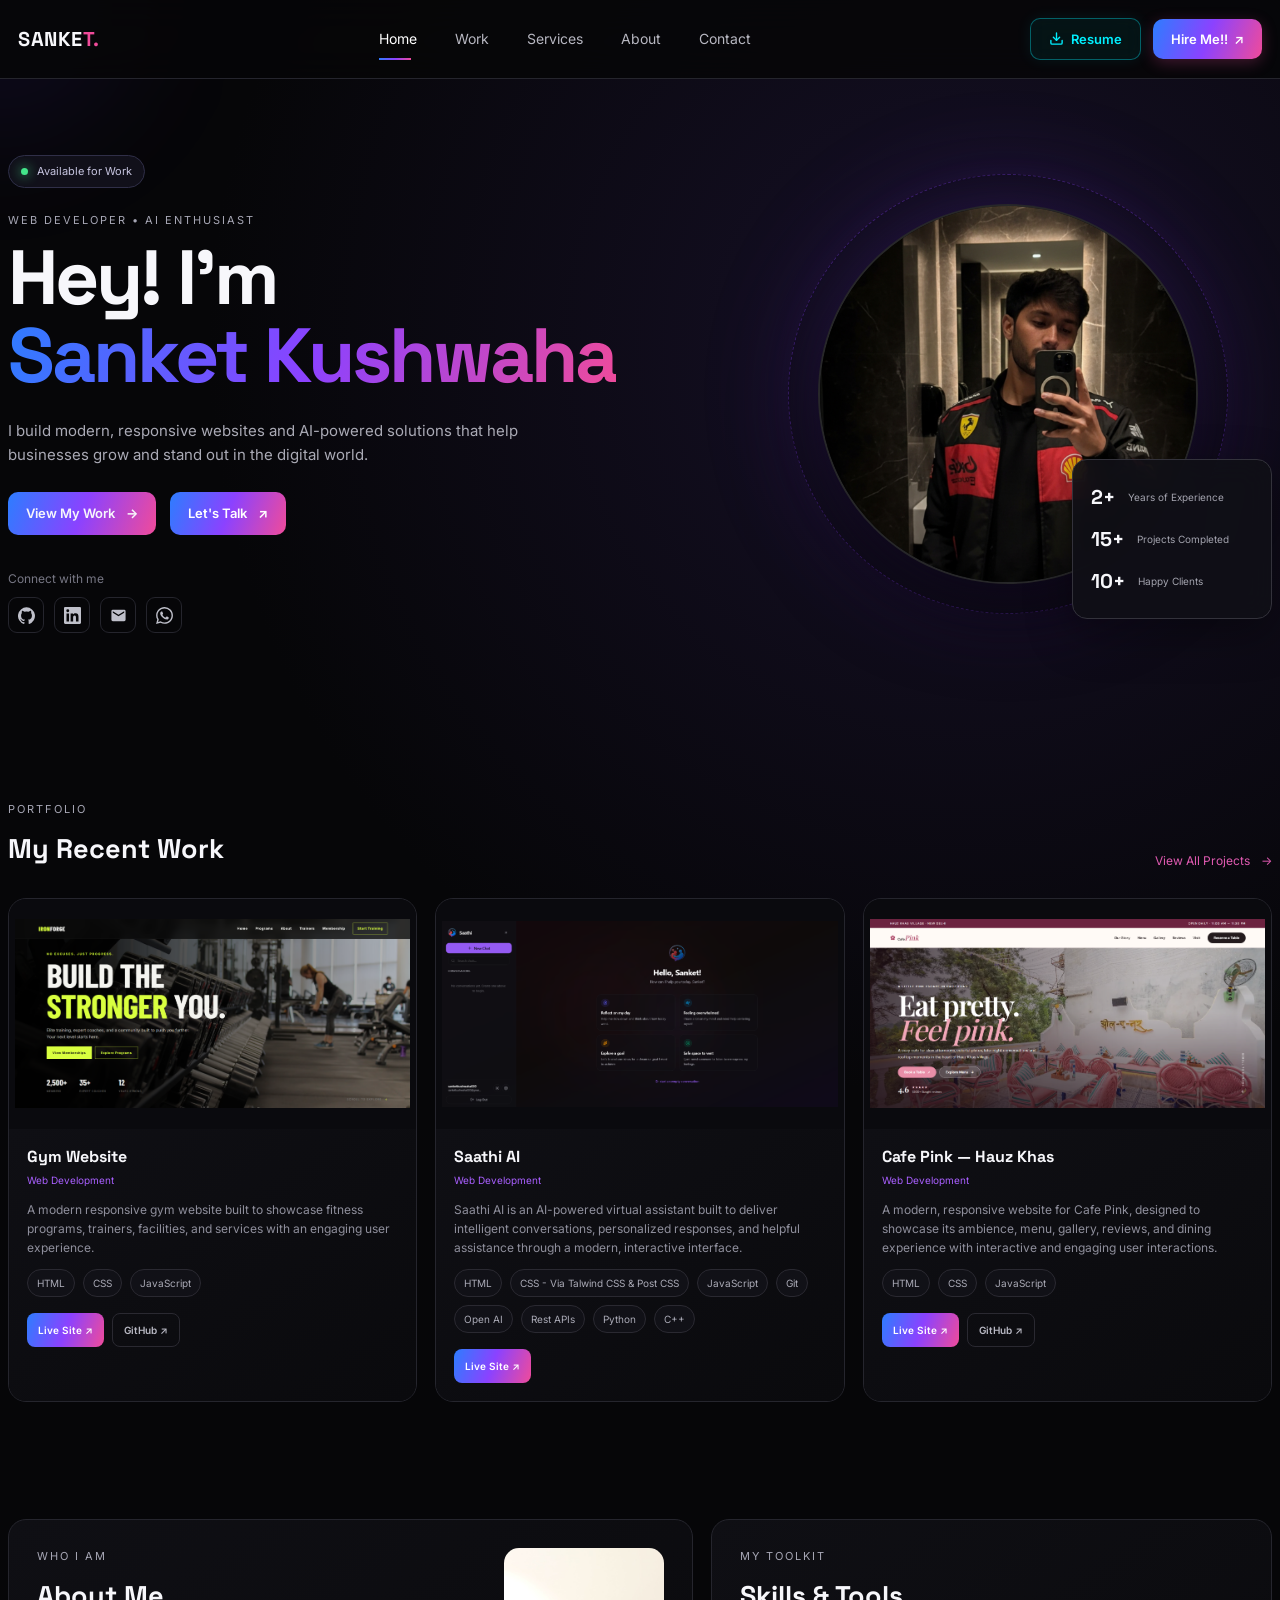
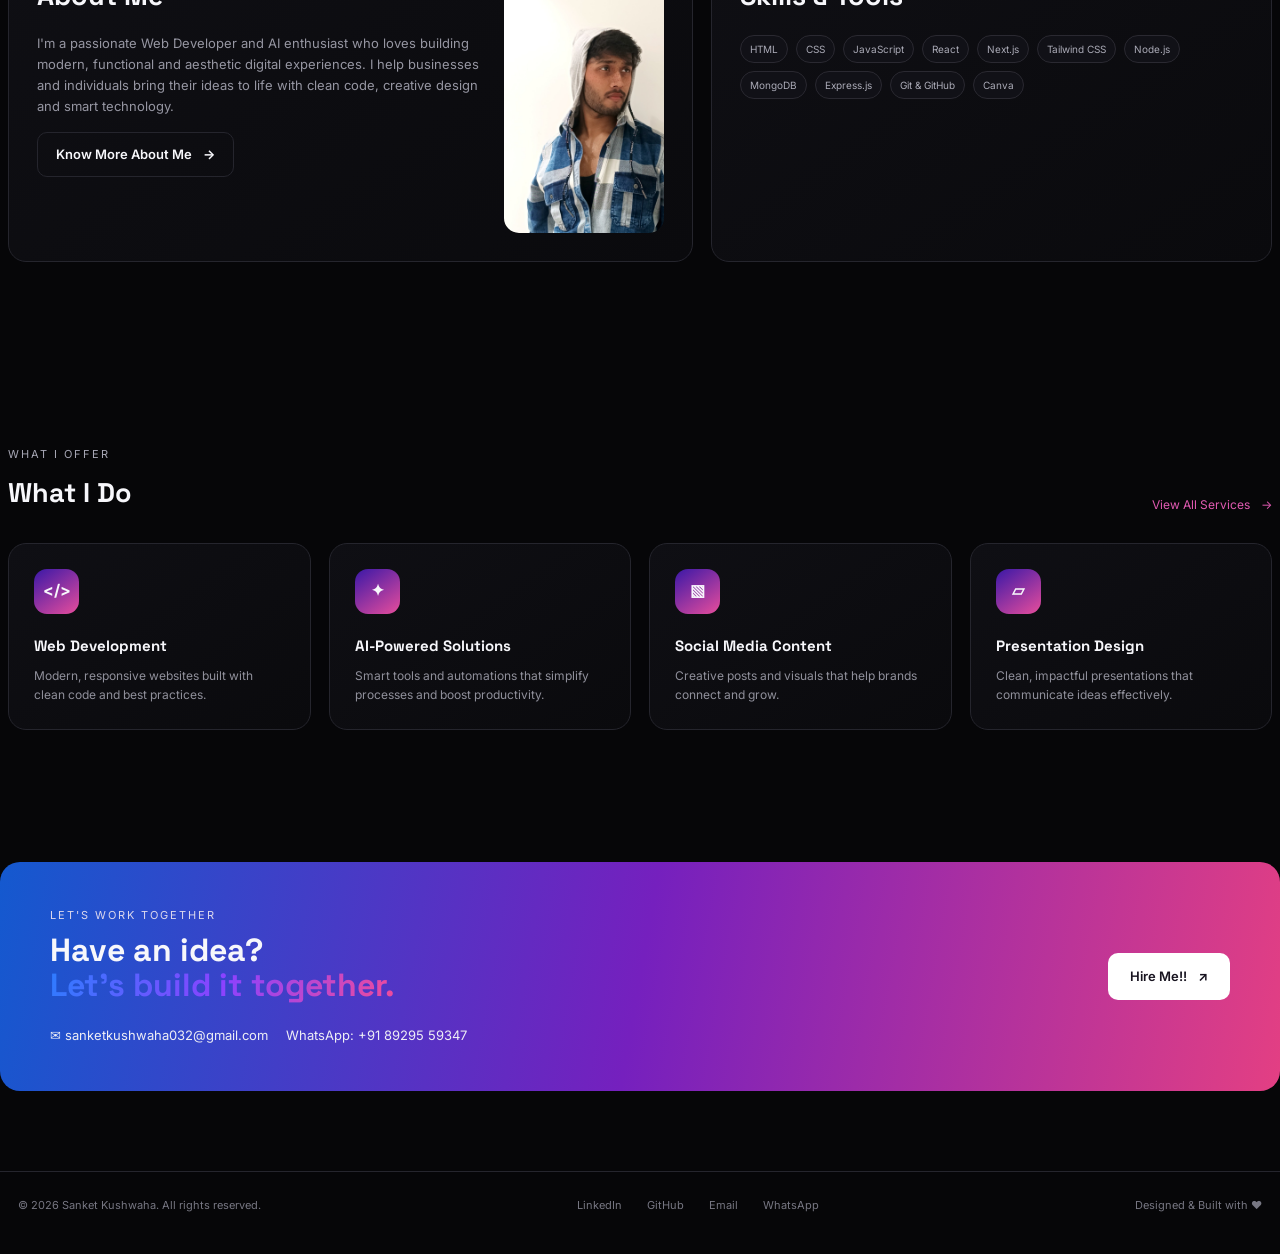
<file: index.html>
<!DOCTYPE html>
<html lang="en">
<head>
  <meta charset="UTF-8">
  <meta name="viewport" content="width=device-width, initial-scale=1.0">
  <meta name="description" content="Sanket Kushwaha — Web Developer, AI Enthusiast and Creative Freelancer.">
  <title>Sanket Kushwaha — Web Developer</title>

  <!-- Spider-Man Favicon -->
  <link rel="icon" type="image/png" href="images/spiderman-favicon.png">
  <link rel="shortcut icon" href="favicon.ico">

  <link rel="preconnect" href="https://fonts.googleapis.com">
  <link rel="preconnect" href="https://fonts.gstatic.com" crossorigin>
  <link href="https://fonts.googleapis.com/css2?family=Inter:wght@400;500;600;700&family=Space+Grotesk:wght@500;600;700&display=swap" rel="stylesheet">

  <link rel="stylesheet" href="style.css">
  <link rel="stylesheet" href="projects.css">
</head>

<body>
  <div class="cursor-glow"></div>

  <header class="nav">
    <div class="nav-container">
      <a class="logo" href="#home">SANKE<span>T.</span></a>

      <button class="menu-toggle" aria-label="Open menu" aria-expanded="false">
        <span></span>
        <span></span>
      </button>

      <nav class="nav-links">
        <a class="active" href="#home">Home</a>
        <a href="#work">Work</a>
        <a href="#services">Services</a>
        <a href="#about">About</a>
        <a href="#contact">Contact</a>
        <div class="mobile-menu-actions">
          <a class="mobile-action-btn mobile-resume-btn" href="Sanket_KushwahaCV.pdf" download="Sanket_KushwahaCV.pdf">
            <svg class="download-icon" width="15" height="15" viewBox="0 0 24 24" fill="none" stroke="currentColor" stroke-width="2.2" stroke-linecap="round" stroke-linejoin="round">
              <path d="M21 15v4a2 2 0 0 1-2 2H5a2 2 0 0 1-2-2v-4"></path>
              <polyline points="7 10 12 15 17 10"></polyline>
              <line x1="12" y1="15" x2="12" y2="3"></line>
            </svg>
            Resume
          </a>
          <a class="mobile-action-btn mobile-hire-btn" href="https://wa.me/918929559347?text=Hi%20Sanket%2C%20I%20found%20your%20portfolio%20and%20would%20like%20to%20discuss%20a%20project." target="_blank" rel="noopener noreferrer">
            Hire Me!! <span>↗</span>
          </a>
        </div>
      </nav>

      <div class="nav-cta-group">
        <a class="nav-resume-btn" href="Sanket_KushwahaCV.pdf" download="Sanket_KushwahaCV.pdf" aria-label="Download Resume" title="Download Resume PDF">
          <svg class="download-icon" width="15" height="15" viewBox="0 0 24 24" fill="none" stroke="currentColor" stroke-width="2.2" stroke-linecap="round" stroke-linejoin="round">
            <path d="M21 15v4a2 2 0 0 1-2 2H5a2 2 0 0 1-2-2v-4"></path>
            <polyline points="7 10 12 15 17 10"></polyline>
            <line x1="12" y1="15" x2="12" y2="3"></line>
          </svg>
          <span>Resume</span>
        </a>

        <a class="nav-hire-btn" href="https://wa.me/918929559347?text=Hi%20Sanket%2C%20I%20found%20your%20portfolio%20and%20would%20like%20to%20discuss%20a%20project." target="_blank" rel="noopener noreferrer">
          Hire Me!! <span>↗</span>
        </a>
      </div>
    </div>
  </header>

  <main id="home">

    <!-- ================= HERO ================= -->
    <section class="hero section">

      <div class="hero-copy">
        <div class="availability">
          <i></i>
          Available for Work
        </div>

        <p class="eyebrow">WEB DEVELOPER • AI ENTHUSIAST</p>

        <h1>
          Hey! I'm<br>
          <span>Sanket Kushwaha</span>
        </h1>

        <p class="hero-text">
          I build modern, responsive websites and AI-powered solutions
          that help businesses grow and stand out in the digital world.
        </p>

        <div class="actions">
          <a class="btn primary" href="#work">
            View My Work <b>→</b>
          </a>

          <a class="btn secondary"
              href="https://mail.google.com/mail/?view=cm&fs=1&to=sanketkushwaha032@gmail.com"
              target="_blank"
              rel="noopener noreferrer"
              aria-label="Email"
              title="Email"
            >
            Let's Talk <b>↗</b>
          </a>
        </div>

        <div class="socials">
          <span>Connect with me</span>

          <div>

            <!-- GitHub -->
            <a
              href="https://github.com/sankett020"
              target="_blank"
              rel="noopener noreferrer"
              aria-label="GitHub"
              title="GitHub"
            >
              <svg viewBox="0 0 24 24" aria-hidden="true">
                <path d="M12 .5a12 12 0 0 0-3.79 23.39c.6.11.82-.26.82-.58v-2.04c-3.34.73-4.04-1.61-4.04-1.61-.55-1.39-1.34-1.76-1.34-1.76-1.09-.75.08-.74.08-.74 1.2.09 1.84 1.23 1.84 1.23 1.07 1.83 2.8 1.3 3.49.99.11-.77.42-1.3.76-1.6-2.67-.3-5.47-1.34-5.47-5.93 0-1.31.47-2.38 1.24-3.22-.12-.3-.54-1.52.12-3.17 0 0 1.01-.32 3.3 1.23a11.5 11.5 0 0 1 6 0c2.29-1.55 3.3-1.23 3.3-1.23.66 1.65.24 2.87.12 3.17.77.84 1.24 1.91 1.24 3.22 0 4.6-2.8 5.62-5.48 5.92.43.37.81 1.1.81 2.22v3.29c0 .32.22.7.83.58A12 12 0 0 0 12 .5Z"/>
              </svg>
            </a>

            <!-- LinkedIn -->
            <a
              href="https://www.linkedin.com/in/sanket-kushwaha-317aab391/"
              target="_blank"
              rel="noopener noreferrer"
              aria-label="LinkedIn"
              title="LinkedIn"
            >
              <svg viewBox="0 0 24 24" aria-hidden="true">
                <path d="M20.45 20.45h-3.56v-5.57c0-1.33-.03-3.04-1.85-3.04-1.85 0-2.14 1.45-2.14 2.94v5.67H9.34V9h3.42v1.56h.05c.48-.9 1.64-1.85 3.38-1.85 3.61 0 4.28 2.38 4.28 5.47v6.27ZM5.32 7.43a2.07 2.07 0 1 1 0-4.14 2.07 2.07 0 0 1 0 4.14ZM3.54 9h3.56v11.45H3.54V9ZM22.22 0H1.77C.79 0 0 .77 0 1.72v20.56C0 23.23.79 24 1.77 24h20.45c.98 0 1.78-.77 1.78-1.72V1.72C24 .77 23.2 0 22.22 0Z"/>
              </svg>
            </a>

            <!-- Email -->
            <a
              href="https://mail.google.com/mail/?view=cm&fs=1&to=sanketkushwaha032@gmail.com"
              target="_blank"
              rel="noopener noreferrer"
              aria-label="Email"
              title="Email"
            >
              <svg viewBox="0 0 24 24" aria-hidden="true">
                <path d="M20 4H4a2 2 0 0 0-2 2v12a2 2 0 0 0 2 2h16a2 2 0 0 0 2-2V6a2 2 0 0 0-2-2Zm0 4-8 5L4 8V6l8 5 8-5v2Z"/>
              </svg>
            </a>

            <!-- WhatsApp -->
            <a
              href="https://wa.me/918929559347?text=Hi%20Sanket%2C%20I%20found%20your%20portfolio%20and%20would%20like%20to%20discuss%20a%20project."
              target="_blank"
              rel="noopener noreferrer"
              aria-label="WhatsApp"
              title="WhatsApp"
            >
              <svg viewBox="0 0 24 24" aria-hidden="true">
                <path d="M20.52 3.48A11.83 11.83 0 0 0 12.04 0C5.5 0 .18 5.32.18 11.86c0 2.09.55 4.13 1.6 5.93L.08 24l6.35-1.67a11.85 11.85 0 0 0 5.61 1.42h.01c6.54 0 11.86-5.32 11.86-11.86 0-3.17-1.23-6.15-3.39-8.41ZM12.05 21.76h-.01a9.85 9.85 0 0 1-5.02-1.38l-.36-.21-3.77.99 1.01-3.67-.23-.38a9.84 9.84 0 0 1-1.51-5.25c0-5.44 4.43-9.87 9.88-9.87 2.64 0 5.12 1.03 6.99 2.9a9.83 9.83 0 0 1 2.89 7c0 5.44-4.43 9.87-9.87 9.87Zm5.41-7.4c-.3-.15-1.77-.87-2.04-.97-.27-.1-.47-.15-.67.15-.2.3-.77.97-.95 1.17-.17.2-.35.22-.65.07-.3-.15-1.26-.46-2.4-1.48-.89-.79-1.49-1.77-1.67-2.07-.17-.3-.02-.46.13-.61.14-.14.3-.35.45-.52.15-.17.2-.3.3-.5.1-.2.05-.37-.02-.52-.07-.15-.67-1.62-.92-2.22-.24-.58-.49-.5-.67-.51h-.57c-.2 0-.52.07-.8.37-.27.3-1.04 1.02-1.04 2.49s1.07 2.89 1.22 3.09c.15.2 2.1 3.2 5.09 4.49.71.31 1.26.5 1.69.64.71.23 1.36.2 1.87.12.57-.08 1.77-.72 2.02-1.42.25-.7.25-1.3.17-1.42-.07-.12-.27-.2-.57-.35Z"/>
              </svg>
            </a>

          </div>
        </div>
      </div>


      <!-- HERO VISUAL -->
      <div class="hero-visual">

        <div class="orb"></div>

        <div class="portrait-placeholder">
          <img
            src="images/sanket.jpg"
            alt="Sanket Kushwaha"
          >
        </div>

        <div class="stats-card">
          <div>
            <strong>2+</strong>
            <span>Years of Experience</span>
          </div>

          <div>
            <strong>15+</strong>
            <span>Projects Completed</span>
          </div>

          <div>
            <strong>10+</strong>
            <span>Happy Clients</span>
          </div>
        </div>

      </div>
    </section>


    <!-- ================= WORK ================= -->
    <section id="work" class="section">

      <div class="section-heading">
        <div>
          <p class="eyebrow">PORTFOLIO</p>
          <h2>My Recent Work</h2>
        </div>

        <a href="projects.html">
          View All Projects <span>→</span>
        </a>
      </div>

      <div id="featured-projects" class="projects projects-dynamic">
        <!-- Projects are generated from projects.js -->
      </div>

    </section>


    <!-- ================= ABOUT + SKILLS ================= -->
    <section class="split section">

      <article id="about" class="panel about">

        <div>
          <p class="eyebrow">WHO I AM</p>
          <h2>About Me</h2>

          <p>
            I'm a passionate Web Developer and AI enthusiast who loves
            building modern, functional and aesthetic digital experiences.
            I help businesses and individuals bring their ideas to life
            with clean code, creative design and smart technology.
          </p>

          <a class="btn ghost" href="#contact">
            Know More About Me <b>→</b>
          </a>
        </div>

        <div class="mini-image">
          <img src="images/sanket-mini.jpg" alt="Sanket Kushwaha">
        </div>

      </article>


      <article class="panel">

        <div>
          <p class="eyebrow">MY TOOLKIT</p>
          <h2>Skills & Tools</h2>

          <div class="skills">
            <i>HTML</i>
            <i>CSS</i>
            <i>JavaScript</i>
            <i>React</i>
            <i>Next.js</i>
            <i>Tailwind CSS</i>
            <i>Node.js</i>
            <i>MongoDB</i>
            <i>Express.js</i>
            <i>Git & GitHub</i>
            <i>Canva</i>
          </div>
        </div>

      </article>

    </section>


    <!-- ================= SERVICES ================= -->
    <section id="services" class="section">

      <div class="section-heading">
        <div>
          <p class="eyebrow">WHAT I OFFER</p>
          <h2>What I Do</h2>
        </div>

        <a href="#contact">
          View All Services <span>→</span>
        </a>
      </div>

      <div class="services">

        <article class="service">
          <div class="icon">&lt;/&gt;</div>
          <h3>Web Development</h3>
          <p>
            Modern, responsive websites built with clean code
            and best practices.
          </p>
        </article>

        <article class="service">
          <div class="icon">✦</div>
          <h3>AI-Powered Solutions</h3>
          <p>
            Smart tools and automations that simplify processes
            and boost productivity.
          </p>
        </article>

        <article class="service">
          <div class="icon">▧</div>
          <h3>Social Media Content</h3>
          <p>
            Creative posts and visuals that help brands
            connect and grow.
          </p>
        </article>

        <article class="service">
          <div class="icon">▱</div>
          <h3>Presentation Design</h3>
          <p>
            Clean, impactful presentations that communicate
            ideas effectively.
          </p>
        </article>

      </div>
    </section>


    <!-- ================= CONTACT ================= -->
    <section id="contact" class="contact section">

      <div class="contact-copy">

        <p class="eyebrow">LET'S WORK TOGETHER</p>

        <h2>
          Have an idea?<br>
          <span>Let's build it together.</span>
        </h2>

        <div class="contact-details">

          <a
            href="https://mail.google.com/mail/?view=cm&fs=1&to=sanketkushwaha032@gmail.com"
            target="_blank"
            rel="noopener noreferrer"
          >
            ✉ sanketkushwaha032@gmail.com
          </a>

          <a
            href="https://wa.me/918929559347?text=Hi%20Sanket%2C%20I%20found%20your%20portfolio%20and%20would%20like%20to%20discuss%20a%20project."
            target="_blank"
            rel="noopener noreferrer"
          >
            WhatsApp: +91 89295 59347
          </a>

        </div>

      </div>

      <a
        class="btn light"
        href="https://wa.me/918929559347?text=Hi%20Sanket%2C%20I%20found%20your%20portfolio%20and%20would%20like%20to%20discuss%20a%20project."
        target="_blank"
        rel="noopener noreferrer"
      >
        Hire Me!! <b>↗</b>
      </a>

    </section>

  </main>


  <!-- ================= FOOTER ================= -->
  <footer>
    <div class="footer-container">
      <p>
        © <span id="year"></span> Sanket Kushwaha.
        All rights reserved.
      </p>

      <div>
        <a
          href="https://www.linkedin.com/in/sanket-kushwaha-317aab391/"
          target="_blank"
          rel="noopener noreferrer"
        >
          LinkedIn
        </a>

        <a
          href="https://github.com/sankett020"
          target="_blank"
          rel="noopener noreferrer"
        >
          GitHub
        </a>

        <a
          href="https://mail.google.com/mail/?view=cm&fs=1&to=sanketkushwaha032@gmail.com"
          target="_blank"
          rel="noopener noreferrer"
        >
          Email
        </a>

        <a
          href="https://wa.me/918929559347"
          target="_blank"
          rel="noopener noreferrer"
        >
          WhatsApp
        </a>
      </div>

      <p>Designed & Built with ♥</p>
    </div>
  </footer>
  <script src="projects.js"></script>
  <script src="script.js"></script>

</body>
</html>
</file>
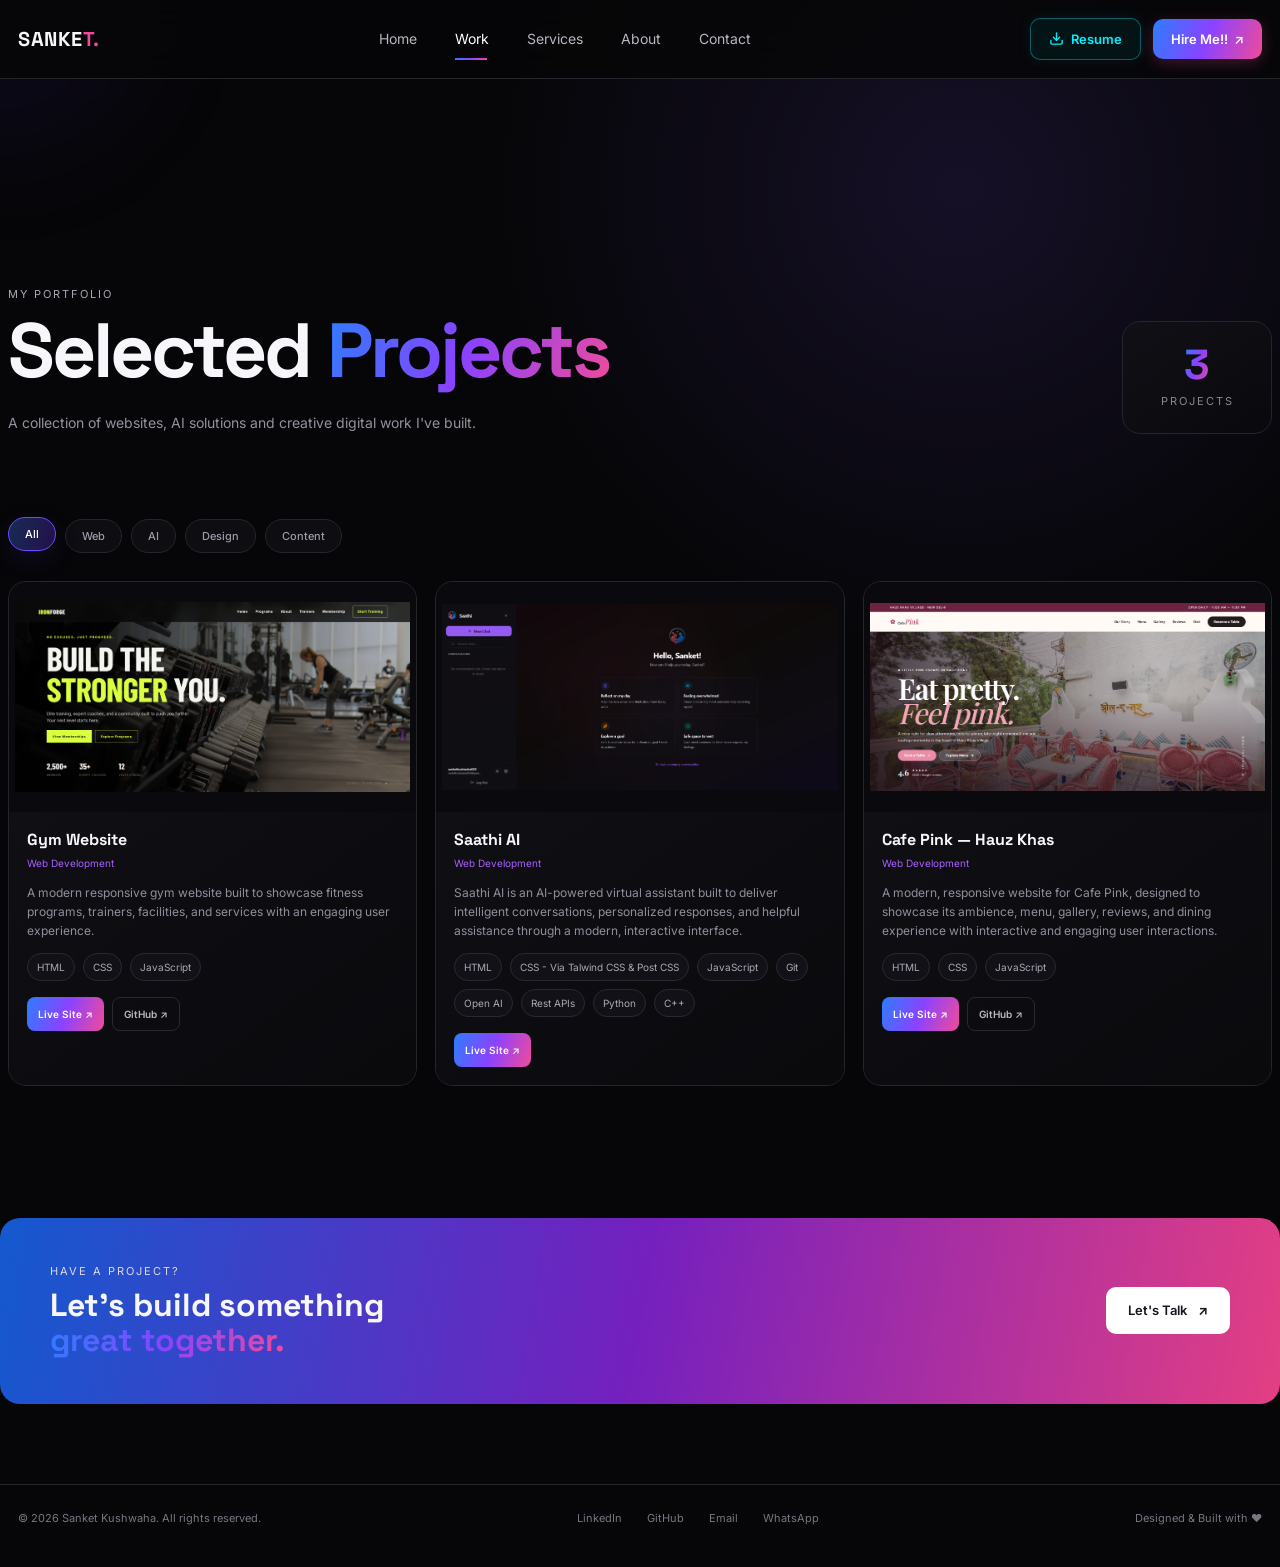
<file: projects.html>
<!DOCTYPE html>
<html lang="en">
<head>
  <meta charset="UTF-8">
  <meta name="viewport" content="width=device-width, initial-scale=1.0">
  <meta name="description" content="Sanket Kushwaha — Projects and selected work.">
  <title>Projects — Sanket Kushwaha</title>

  <!-- Spider-Man Favicon -->
  <link rel="icon" type="image/png" href="images/spiderman-favicon.png">
  <link rel="shortcut icon" href="favicon.ico">

  <link rel="preconnect" href="https://fonts.googleapis.com">
  <link rel="preconnect" href="https://fonts.gstatic.com" crossorigin>
  <link href="https://fonts.googleapis.com/css2?family=Inter:wght@400;500;600;700&family=Space+Grotesk:wght@500;600;700&display=swap" rel="stylesheet">
  <link rel="stylesheet" href="style.css">
  <link rel="stylesheet" href="projects.css">
</head>

<body>
  <div class="cursor-glow"></div>

  <header class="nav">
    <div class="nav-container">
      <a class="logo" href="index.html">SANKE<span>T.</span></a>

      <button class="menu-toggle" aria-label="Open menu" aria-expanded="false">
        <span></span><span></span>
      </button>

      <nav class="nav-links">
        <a href="index.html#home">Home</a>
        <a class="active" href="projects.html">Work</a>
        <a href="index.html#services">Services</a>
        <a href="index.html#about">About</a>
        <a href="index.html#contact">Contact</a>
        <div class="mobile-menu-actions">
          <a class="mobile-action-btn mobile-resume-btn" href="Sanket_KushwahaCV.pdf" download="Sanket_KushwahaCV.pdf">
            <svg class="download-icon" width="15" height="15" viewBox="0 0 24 24" fill="none" stroke="currentColor" stroke-width="2.2" stroke-linecap="round" stroke-linejoin="round">
              <path d="M21 15v4a2 2 0 0 1-2 2H5a2 2 0 0 1-2-2v-4"></path>
              <polyline points="7 10 12 15 17 10"></polyline>
              <line x1="12" y1="15" x2="12" y2="3"></line>
            </svg>
            Resume
          </a>
          <a class="mobile-action-btn mobile-hire-btn" href="https://wa.me/918929559347?text=Hi%20Sanket%2C%20I%20found%20your%20portfolio%20and%20would%20like%20to%20discuss%20a%20project." target="_blank" rel="noopener noreferrer">
            Hire Me!! <span>↗</span>
          </a>
        </div>
      </nav>

      <div class="nav-cta-group">
        <a class="nav-resume-btn" href="Sanket_KushwahaCV.pdf" download="Sanket_KushwahaCV.pdf" aria-label="Download Resume" title="Download Resume PDF">
          <svg class="download-icon" width="15" height="15" viewBox="0 0 24 24" fill="none" stroke="currentColor" stroke-width="2.2" stroke-linecap="round" stroke-linejoin="round">
            <path d="M21 15v4a2 2 0 0 1-2 2H5a2 2 0 0 1-2-2v-4"></path>
            <polyline points="7 10 12 15 17 10"></polyline>
            <line x1="12" y1="15" x2="12" y2="3"></line>
          </svg>
          <span>Resume</span>
        </a>

        <a class="nav-hire-btn"
           href="https://wa.me/918929559347?text=Hi%20Sanket%2C%20I%20found%20your%20portfolio%20and%20would%20like%20to%20discuss%20a%20project."
           target="_blank" rel="noopener noreferrer">
          Hire Me!! <span>↗</span>
        </a>
      </div>
    </div>
  </header>

  <main>
    <section class="projects-hero section">
      <div class="projects-hero-copy">
        <p class="eyebrow">MY PORTFOLIO</p>
        <h1>Selected <span>Projects</span></h1>
        <p>A collection of websites, AI solutions and creative digital work I've built.</p>
      </div>

      <div class="project-count">
        <strong id="project-count">0</strong>
        <span>Projects</span>
      </div>
    </section>

    <section class="section all-projects-section">
      <div class="project-filters" aria-label="Project filters">
        <button class="project-filter active" data-filter="All">All</button>
        <button class="project-filter" data-filter="Web Development">Web</button>
        <button class="project-filter" data-filter="AI">AI</button>
        <button class="project-filter" data-filter="Design">Design</button>
        <button class="project-filter" data-filter="Content">Content</button>
      </div>

      <div id="all-projects" class="projects projects-all"></div>
    </section>

    <section class="contact section projects-contact">
      <div class="contact-copy">
        <p class="eyebrow">HAVE A PROJECT?</p>
        <h2>Let's build something<br><span>great together.</span></h2>
      </div>

      <a class="btn light"
         href="https://wa.me/918929559347?text=Hi%20Sanket%2C%20I%20found%20your%20portfolio%20and%20would%20like%20to%20discuss%20a%20project."
         target="_blank" rel="noopener noreferrer">
        Let's Talk <b>↗</b>
      </a>
    </section>
  </main>

  <footer>
    <div class="footer-container">
      <p>© <span id="year"></span> Sanket Kushwaha. All rights reserved.</p>

      <div>
        <a href="https://www.linkedin.com/in/sanket-kushwaha-317aab391/" target="_blank" rel="noopener noreferrer">LinkedIn</a>
        <a href="https://github.com/sankett020" target="_blank" rel="noopener noreferrer">GitHub</a>
        <a href="https://mail.google.com/mail/?view=cm&fs=1&to=sanketkushwaha032@gmail.com" target="_blank" rel="noopener noreferrer">Email</a>
        <a href="https://wa.me/918929559347" target="_blank" rel="noopener noreferrer">WhatsApp</a>
      </div>

      <p>Designed & Built with ♥</p>
    </div>
  </footer>

  <script src="projects.js"></script>
  <script src="script.js"></script>
</body>
</html>
</file>
<file: style.css>
:root{
  --bg:#060608;
  --surface:#0d0d11;
  --surface2:#111117;
  --text:#f7f7fb;
  --muted:#9b9ba8;
  --line:#25252d;
  --blue:#2d7dff;
  --purple:#8b42ff;
  --pink:#f04b9a;
  --gradient:linear-gradient(110deg,var(--blue),var(--purple),var(--pink));
  --radius:18px;
  --max:1320px;
}

*{
  box-sizing:border-box;
  margin:0;
  padding:0;
}

html{
  scroll-behavior:smooth;
}

body{
  font-family:Inter,sans-serif;
  background:
    radial-gradient(circle at 75% 12%,#161027 0,transparent 28%),
    var(--bg);
  color:var(--text);
  line-height:1.6;
  overflow-x:hidden;
}

a{
  color:inherit;
  text-decoration:none;
}

button{
  font:inherit;
}


/* ================= NAVBAR ================= */

.nav{
  width:100%;
  position:sticky;
  top:0;
  z-index:20;
  background:rgba(6,6,8,.85);
  backdrop-filter:blur(18px);
  -webkit-backdrop-filter:blur(18px);
  border-bottom:1px solid var(--line);
}

.nav-container{
  height:78px;
  max-width:var(--max);
  margin:auto;
  display:flex;
  align-items:center;
  justify-content:space-between;
  padding:0 18px;
  position:relative;
}

.logo{
  font-family:"Space Grotesk",sans-serif;
  font-weight:700;
  font-size:20px;
  letter-spacing:.5px;
}

.logo span{
  color:#f04b9a;
}

.nav-links{
  display:flex;
  gap:38px;
  color:#b7b7c1;
  font-size:14px;
}

.nav-links a{
  padding:27px 0;
  position:relative;
}

.nav-links a:hover,
.nav-links .active{
  color:white;
}

.nav-links .active:after{
  content:"";
  height:2px;
  width:32px;
  background:var(--gradient);
  position:absolute;
  left:0;
  bottom:17px;
}

.nav-cta-group{
  display:flex;
  align-items:center;
  gap:12px;
}

.nav-cta,
.btn{
  border:1px solid var(--line);
  border-radius:10px;
  padding:11px 18px;
  font-size:13px;
  font-weight:600;
  transition:.25s ease;
}

.nav-cta,
.btn.secondary{
  background:var(--gradient);
  border:0;
  color:white;
}

.btn.secondary:hover{
  opacity:0.92;
  transform:translateY(-2px);
}

/* ================= RESUME & HIRE BUTTONS ================= */

.nav-resume-btn{
  display:inline-flex;
  align-items:center;
  gap:7px;
  padding:10px 18px;
  border-radius:10px;
  font-size:13px;
  font-weight:600;
  color:#00f0ff;
  background:rgba(0, 240, 255, 0.06);
  border:1px solid rgba(0, 240, 255, 0.35);
  box-shadow:0 0 15px rgba(0, 240, 255, 0.08);
  backdrop-filter:blur(10px);
  -webkit-backdrop-filter:blur(10px);
  transition:all 0.25s ease;
  text-decoration:none;
  cursor:pointer;
  white-space:nowrap;
}

.nav-resume-btn .download-icon{
  transition:transform 0.25s ease;
}

.nav-resume-btn:hover{
  background:rgba(0, 240, 255, 0.16);
  border-color:rgba(0, 240, 255, 0.7);
  color:#ffffff;
  box-shadow:0 0 20px rgba(0, 240, 255, 0.3);
  transform:translateY(-2px);
}

.nav-resume-btn:hover .download-icon{
  transform:translateY(2px);
}

.nav-resume-btn:active{
  transform:translateY(0);
  box-shadow:0 0 10px rgba(0, 240, 255, 0.2);
}

.nav-hire-btn{
  display:inline-flex;
  align-items:center;
  gap:6px;
  border:0;
  border-radius:10px;
  padding:10px 18px;
  font-size:13px;
  font-weight:600;
  color:white;
  background:var(--gradient);
  box-shadow:0 4px 15px rgba(240,75,154,0.25);
  transition:all 0.25s ease;
  text-decoration:none;
  cursor:pointer;
  white-space:nowrap;
}

.nav-hire-btn:hover{
  opacity:0.92;
  transform:translateY(-2px);
  box-shadow:0 6px 20px rgba(240,75,154,0.4);
}

.nav-hire-btn:active{
  transform:translateY(0);
}

.mobile-resume-link,
.mobile-menu-actions{
  display:none;
}

.nav-cta span,
.btn b{
  margin-left:8px;
}

.menu-toggle{
  display:none;
  background:none;
  border:0;
  color:white;
}


/* ================= GENERAL ================= */

.section{
  max-width:var(--max);
  margin:auto;
  padding:92px 8px;
}


/* ================= HERO ================= */

.hero{
  min-height:620px;
  display:grid;
  grid-template-columns:minmax(0,1.15fr) minmax(420px,.85fr);
  align-items:center;
  gap:20px;
  padding-top:45px;
  padding-bottom:45px;
  overflow:hidden;
}

.hero-copy{
  min-width:0;
  position:relative;
  z-index:3;
}

.availability{
  display:inline-flex;
  align-items:center;
  gap:9px;
  padding:7px 12px;
  border:1px solid #302f48;
  background:#11101a;
  border-radius:999px;
  color:#c6c4df;
  font-size:11px;
  margin-bottom:24px;
}

.availability i{
  width:7px;
  height:7px;
  border-radius:50%;
  background:#43e58a;
  box-shadow:0 0 12px #43e58a;
}

.eyebrow{
  font-size:11px;
  letter-spacing:2px;
  color:#a7a7b5;
  margin-bottom:8px;
}

h1,
h2,
h3{
  font-family:"Space Grotesk",sans-serif;
}

h1{
  font-size:clamp(48px,6vw,78px);
  line-height:1.02;
  letter-spacing:-3px;
}

.hero h1 span,
.contact h2 span{
  background:var(--gradient);
  -webkit-background-clip:text;
  background-clip:text;
  color:transparent;
}

.hero-text{
  max-width:540px;
  color:#aaaab5;
  margin:25px 0;
  font-size:15px;
}

.actions{
  display:flex;
  gap:14px;
}

.btn{
  display:inline-block;
}

.btn.primary{
  background:var(--gradient);
  border:0;
}

.btn.ghost:hover{
  border-color:#6d5cff;
  background:#101017;
}


/* ================= SOCIAL LINKS ================= */

.socials{
  margin-top:34px;
  color:#777784;
  font-size:12px;
}

.socials>div{
  display:flex;
  gap:10px;
  margin-top:9px;
}

.socials a{
  display:grid;
  place-items:center;
  width:36px;
  height:36px;
  border:1px solid var(--line);
  border-radius:9px;
  color:#bfc0ca;
  font-size:11px;
  transition:.25s ease;
}

.socials a:hover{
  color:#fff;
  border-color:#6d5cff;
  background:#101017;
  transform:translateY(-2px);
}

.socials svg{
  width:17px;
  height:17px;
  fill:currentColor;
}


/* ================= HERO VISUAL ================= */

.hero-visual{
  width:100%;
  height:540px;
  position:relative;
  display:flex;
  align-items:center;
  justify-content:center;
  overflow:visible;
}

.orb{
  position:absolute;
  width:440px;
  height:440px;
  left:50%;
  top:50%;
  transform:translate(-50%,-50%);
  border-radius:50%;
  border:1px dashed rgba(139,66,255,.35);
  background:
    radial-gradient(circle,#5b2a9c44,transparent 65%);
  box-shadow:0 0 90px #6a35bb33;
  z-index:0;
}

.portrait-placeholder{
  width:380px;
  height:380px;
  position:relative;
  z-index:1;
  overflow:hidden;
  background:#09090b;
  border:2px solid rgba(255,255,255,.12);
  border-radius:50%;
  box-shadow:0 25px 80px rgba(0,0,0,.8), 0 0 50px rgba(139,66,255,.25);
}

.portrait-placeholder img{
  width:100%;
  height:100%;
  object-fit:cover;
  object-position:center 35%;
  display:block;
  transition:transform 0.4s ease;
}

.portrait-placeholder:hover img{
  transform:scale(1.05);
}

.portrait-letter{
  font:700 150px "Space Grotesk";
  background:var(--gradient);
  -webkit-background-clip:text;
  background-clip:text;
  color:transparent;
}

.portrait-placeholder small{
  color:#666672;
  letter-spacing:3px;
}

.stats-card{
  position:absolute;
  width:200px;
  right:0;
  bottom:45px;
  z-index:3;
  padding:16px 18px;
  background:#101016e8;
  border:1px solid #33323b;
  border-radius:15px;
  backdrop-filter:blur(15px);
  box-shadow:0 15px 45px rgba(0,0,0,.35);
}

.stats-card div{
  display:flex;
  gap:13px;
  align-items:center;
  padding:8px 0;
}

.stats-card strong{
  font:700 20px "Space Grotesk";
}

.stats-card span{
  font-size:10px;
  color:#a3a3ae;
}


/* ================= SECTION HEADINGS ================= */

.section-heading{
  display:flex;
  justify-content:space-between;
  align-items:end;
  margin-bottom:28px;
}

.section-heading h2,
.panel h2{
  font-size:27px;
}

.section-heading>a{
  font-size:12px;
  color:#e05ab1;
}

.section-heading>a span{
  margin-left:8px;
}


/* ================= PROJECTS ================= */

.projects{
  display:grid;
  grid-template-columns:repeat(3,1fr);
  gap:18px;
}

.project-card,
.panel,
.service{
  border:1px solid var(--line);
  background:linear-gradient(145deg,#0f0f14,#0a0a0d);
  border-radius:var(--radius);
  overflow:hidden;
  transition:.3s;
}

.project-card:hover,
.service:hover{
  transform:translateY(-5px);
  border-color:#41334f;
}

.project-image{
  height:215px;
  padding:28px;
  display:flex;
  align-items:center;
  justify-content:center;
  font-family:"Space Grotesk",sans-serif;
  font-size:22px;
  line-height:1.1;
  color:#eee;
}

.project-image b{
  font-size:30px;
}

.gradient-one{
  background:
    radial-gradient(circle at 70% 45%,#6a185e,#0d101c 50%),
    #111;
}

.gradient-two{
  background:
    radial-gradient(circle at 65% 50%,#513075,#10101a 52%),
    #111;
}

.gradient-three{
  background:
    radial-gradient(circle at 70% 45%,#4121a1,#0d1020 50%),
    #111;
}

.project-body{
  padding:18px;
}

.project-body>div:first-child{
  display:flex;
  justify-content:space-between;
  gap:10px;
  align-items:start;
}

.project-body h3{
  font-size:16px;
}

.project-body span{
  font-size:10px;
  color:#a95fff;
}

.project-body p{
  font-size:12px;
  color:#8f8f9c;
  margin:12px 0;
}

.tags,
.skills{
  display:flex;
  flex-wrap:wrap;
  gap:8px;
}

.tags i,
.skills i{
  font-style:normal;
  font-size:10px;
  padding:5px 9px;
  border:1px solid #2a2931;
  border-radius:999px;
  color:#aaaab6;
  background:#111117;
}


/* ================= ABOUT + SKILLS ================= */

.split{
  display:grid;
  grid-template-columns:1.1fr .9fr;
  gap:18px;
  padding-top:25px;
}

.panel{
  padding:28px;
  display:flex;
  justify-content:space-between;
  gap:25px;
}

.panel>div:first-child{
  max-width:550px;
}

.panel p:not(.eyebrow){
  color:#9696a2;
  font-size:13px;
  margin:16px 0;
}

.mini-image{
  width:160px;
  min-width:160px;
  border-radius:15px;
  background:
    radial-gradient(circle at 60% 40%,#5d2b9e,#11121a 65%);
  display:grid;
  place-items:center;
  overflow:hidden;
}

.mini-image img{
  width:100%;
  height:100%;
  object-fit:cover;
  object-position:center;
  display:block;
}

.mini-image span{
  font:700 70px "Space Grotesk";
  background:var(--gradient);
  -webkit-background-clip:text;
  background-clip:text;
  color:transparent;
}

.skills{
  align-content:start;
  margin-top:18px;
}


/* ================= SERVICES ================= */

.services{
  display:grid;
  grid-template-columns:repeat(4,1fr);
  gap:18px;
}

.service{
  padding:25px;
}

.icon{
  width:45px;
  height:45px;
  display:grid;
  place-items:center;
  border-radius:13px;
  background:linear-gradient(145deg,#3a18a7,#e74d9c);
  font-weight:700;
  margin-bottom:20px;
}

.service h3{
  font-size:15px;
}

.service p{
  font-size:12px;
  color:#90909b;
  margin-top:8px;
}


/* ================= CONTACT ================= */

.contact{
  margin-top:40px;
  margin-bottom:80px;
  padding:45px 50px;
  border-radius:20px;
  background:
    linear-gradient(100deg,#1459cf,#7520be 50%,#e33f83);
  display:flex;
  justify-content:space-between;
  align-items:center;
}

.contact h2{
  font-size:32px;
  line-height:1.1;
}

.contact .eyebrow{
  color:#dcd8ed;
}

.contact-details{
  display:flex;
  flex-wrap:wrap;
  gap:18px;
  margin-top:22px;
}

.contact-details a{
  color:#eeeef5;
  font-size:13px;
  transition:.25s ease;
}

.contact-details a:hover{
  color:white;
  transform:translateY(-1px);
}

.btn.light{
  background:#fff;
  color:#17131f;
  border:0;
  padding:13px 22px;
}


/* ================= FOOTER ================= */

footer{
  width:100%;
  border-top:1px solid var(--line);
  background:rgba(6,6,8,.5);
}

.footer-container{
  max-width:var(--max);
  margin:auto;
  padding:25px 18px 40px;
  display:flex;
  justify-content:space-between;
  align-items:center;
  color:#777783;
  font-size:11px;
}

.footer-container div{
  display:flex;
  gap:25px;
}

.footer-container a:hover{
  color:white;
}


/* ================= CURSOR GLOW ================= */

.cursor-glow{
  position:fixed;
  width:280px;
  height:280px;
  border-radius:50%;
  pointer-events:none;
  background:#6b35ff14;
  filter:blur(60px);
  transform:translate(-50%,-50%);
  z-index:-1;
}


/* ================= TABLET ================= */

@media(max-width:900px){

  .nav{
    padding:0 18px;
  }

  .menu-toggle{
    display:flex;
    flex-direction:column;
    gap:5px;
    background:none;
    border:0;
    cursor:pointer;
    padding:6px;
  }

  .menu-toggle span{
    width:24px;
    height:2px;
    background:white;
    transition:transform 0.3s ease, opacity 0.3s ease;
  }

  .menu-toggle.active span:nth-child(1){
    transform:translateY(3.5px) rotate(45deg);
  }

  .menu-toggle.active span:nth-child(2){
    transform:translateY(-3.5px) rotate(-45deg);
  }

  .nav-links{
    display:none;
    position:absolute;
    top:78px;
    left:-18px;
    right:-18px;
    width:calc(100% + 36px);
    padding:16px 20px 24px;
    background:rgba(9,9,12,0.96);
    backdrop-filter:blur(20px);
    -webkit-backdrop-filter:blur(20px);
    border-bottom:1px solid var(--line);
    box-shadow:0 15px 35px rgba(0,0,0,0.6);
    flex-direction:column;
    gap:4px;
  }

  .nav-links.open{
    display:flex;
  }

  .nav-links a{
    padding:12px 18px;
    border-radius:10px;
    transition:background 0.2s ease, color 0.2s ease;
  }

  .nav-links a:hover{
    background:rgba(255,255,255,0.05);
  }

  .nav-links a.active{
    color:#ffffff;
    background:rgba(139,66,255,0.15);
  }

  .nav-links a.active:after{
    content:"";
    position:absolute;
    left:0;
    top:50%;
    transform:translateY(-50%);
    width:4px;
    height:60%;
    background:var(--gradient);
    border-radius:0 4px 4px 0;
    bottom:auto;
  }

  .mobile-menu-actions{
    display:flex;
    flex-direction:column;
    gap:10px;
    margin-top:12px;
    padding-top:16px;
    border-top:1px solid var(--line);
  }

  .mobile-action-btn{
    display:flex;
    align-items:center;
    justify-content:center;
    gap:8px;
    padding:12px 18px;
    border-radius:10px;
    font-size:13px;
    font-weight:600;
    text-decoration:none;
  }

  .mobile-action-btn.mobile-resume-btn{
    color:#00f0ff;
    background:rgba(0, 240, 255, 0.08);
    border:1px solid rgba(0, 240, 255, 0.35);
  }

  .mobile-action-btn.mobile-hire-btn{
    color:white;
    background:var(--gradient);
  }

  .nav-cta-group{
    gap:8px;
  }

  .nav-resume-btn{
    padding:8px 12px;
    font-size:12px;
  }

  .nav-hire-btn{
    padding:8px 14px;
    font-size:12px;
  }

  .section{
    padding:65px 18px;
  }

  .hero{
    grid-template-columns:1fr;
    min-height:auto;
    padding-top:45px;
    padding-bottom:30px;
  }

  .hero-visual{
    width:100%;
    height:520px;
    margin-top:35px;
  }

  .orb{
    width:370px;
    height:370px;
  }

  .portrait-placeholder{
    width:320px;
    height:320px;
    border-radius:50%;
  }

  .stats-card{
    right:calc(50% - 205px);
    bottom:25px;
  }

  .projects{
    grid-template-columns:1fr;
  }

  .split{
    grid-template-columns:1fr;
  }

  .services{
    grid-template-columns:1fr 1fr;
  }

  .contact{
    margin:30px 18px 50px;
    padding:35px 28px;
    gap:25px;
  }
}


/* ================= MOBILE ================= */

@media(max-width:560px){

  .nav-cta-group{
    gap:6px;
  }

  .nav-resume-btn{
    padding:7px 10px;
    font-size:11px;
  }

  .nav-resume-btn .download-icon{
    width:13px;
    height:13px;
  }

  .nav-hire-btn{
    padding:7px 11px;
    font-size:11px;
  }

  h1{
    font-size:43px;
    letter-spacing:-1.5px;
  }

  .hero-text{
    font-size:13px;
  }

  .hero-visual{
    height:450px;
  }

  .orb{
    width:300px;
    height:300px;
  }

  .portrait-placeholder{
    width:260px;
    height:260px;
    border-radius:50%;
  }

  .portrait-placeholder img{
    object-position:center 35%;
    transform:none;
  }

  .stats-card{
    width:175px;
    right:0;
    bottom:8px;
    padding:13px;
  }

  .stats-card span{
    font-size:9px;
  }

  .services{
    grid-template-columns:1fr;
  }

  .panel{
    flex-direction:column;
  }

  .mini-image{
    width:100%;
    height:140px;
  }

  .contact{
    flex-direction:column;
    align-items:flex-start;
  }

  .contact h2{
    font-size:27px;
  }

  .contact-details{
    flex-direction:column;
    gap:8px;
  }

  .footer-container{
    flex-direction:column;
    gap:16px;
  }

  .section-heading{
    align-items:start;
    gap:10px;
    flex-direction:column;
  }
}

/* ===============================
   SKILLS HOVER EFFECT
   =============================== */

.skills i {
  position: relative;
  display: inline-flex;
  align-items: center;
  justify-content: center;

  cursor: pointer;

  transition:
    transform 0.25s ease,
    color 0.25s ease,
    border-color 0.25s ease,
    background 0.25s ease,
    box-shadow 0.25s ease;
}

/* Hovered skill */
.skills i:hover {
  color: #ffffff;

  border-color: #6d5cff;

  background:
    linear-gradient(
      110deg,
      rgba(45,125,255,.18),
      rgba(139,66,255,.22),
      rgba(240,75,154,.18)
    );

  transform:
    translateY(-5px)
    scale(1.06);

  box-shadow:
    0 8px 25px rgba(105,70,255,.22);
}
</file>
<file: projects.css>
/* =========================================================
   PROJECTS PAGE
   ========================================================= */


/* =========================================================
   PROJECTS HERO
   ========================================================= */

.projects-hero{
  min-height:420px;

  display:flex;
  align-items:flex-end;
  justify-content:space-between;

  gap:40px;

  padding-top:95px;
  padding-bottom:65px;
}

.projects-hero-copy{
  max-width:760px;
}

.projects-hero h1{
  margin-top:8px;
}

.projects-hero h1 span{
  background:var(--gradient);
  -webkit-background-clip:text;
  background-clip:text;
  color:transparent;
}

.projects-hero-copy > p:last-child{
  max-width:620px;
  margin-top:22px;

  color:#92929e;
  font-size:14px;
}


/* =========================================================
   PROJECT COUNT
   ========================================================= */

.project-count{
  min-width:150px;

  padding:22px;

  border:1px solid var(--line);
  border-radius:18px;

  background:
    linear-gradient(
      145deg,
      #101016,
      #09090d
    );

  display:flex;
  flex-direction:column;
  align-items:center;
  justify-content:center;
}

.project-count strong{
  font:700 42px "Space Grotesk",sans-serif;

  background:var(--gradient);
  -webkit-background-clip:text;
  background-clip:text;
  color:transparent;

  line-height:1;
}

.project-count span{
  color:#888894;

  font-size:11px;

  margin-top:7px;

  text-transform:uppercase;
  letter-spacing:2px;
}


/* =========================================================
   ALL PROJECTS SECTION
   ========================================================= */

.all-projects-section{
  padding-top:20px;
}


/* =========================================================
   FILTER BUTTONS
   ========================================================= */

.project-filters{
  display:flex;
  flex-wrap:wrap;

  gap:9px;

  margin-bottom:28px;
}

.project-filter{
  cursor:pointer;

  border:1px solid var(--line);

  background:#0d0d12;

  color:#9c9ca8;

  border-radius:999px;

  padding:9px 16px;

  font:500 11px Inter,sans-serif;

  transition:
    color .25s ease,
    border-color .25s ease,
    background .25s ease,
    transform .25s ease,
    box-shadow .25s ease;
}

.project-filter:hover,
.project-filter.active{
  color:#fff;

  border-color:#684dff;

  background:
    linear-gradient(
      110deg,
      #172b56,
      #25104a
    );

  transform:translateY(-2px);

  box-shadow:
    0 8px 25px rgba(77,45,180,.15);
}


/* =========================================================
   PROJECT GRID
   ========================================================= */

.projects-all,
.projects-dynamic{
  display:grid;

  grid-template-columns:repeat(3,minmax(0,1fr));

  gap:18px;

  width:100%;
}


/* =========================================================
   PROJECT CARD
   ========================================================= */

.project-card-live{
  position:relative;

  min-width:0;
  width:100%;

  display:flex;
  flex-direction:column;

  overflow:hidden;

  height:auto;

  border:1px solid var(--line);

  background:
    linear-gradient(
      145deg,
      #0f0f14,
      #0a0a0d
    );

  border-radius:var(--radius);

  transition:
    transform .3s ease,
    border-color .3s ease,
    box-shadow .3s ease;
}

.project-card-live:hover{
  transform:translateY(-7px);

  border-color:#59406f;

  box-shadow:
    0 22px 60px rgba(73,35,120,.18);
}


/* =========================================================
   PROJECT THUMBNAIL
   IMPORTANT:
   Fixed height prevents the image from taking over
   the entire card.
   ========================================================= */

.project-card-live .project-thumbnail{
  position:relative !important;

  width:100% !important;

  height:230px !important;
  min-height:230px !important;
  max-height:230px !important;

  flex:0 0 230px !important;

  padding:0 !important;
  margin:0 !important;

  overflow:hidden !important;

  display:flex !important;
  align-items:center !important;
  justify-content:center !important;

  background:#0a0a0e !important;

  border:0 !important;

  border-radius:0 !important;
}


/* =========================================================
   PROJECT IMAGE
   ========================================================= */

.project-card-live .project-thumbnail img{
  position:absolute !important;

  top:0 !important;
  left:0 !important;
  right:0 !important;
  bottom:0 !important;

  width:100% !important;
  height:100% !important;

  min-width:0 !important;
  min-height:0 !important;

  max-width:100% !important;
  max-height:100% !important;

  margin:auto !important;
  padding:6px !important;

  display:block !important;

  object-fit:contain !important;

  object-position:center center !important;

  border:0 !important;
  border-radius:10px !important;

  transform:scale(1);

  transition:
    transform .6s cubic-bezier(.2,.7,.2,1),
    filter .4s ease;
}


/* =========================================================
   IMAGE HOVER
   ========================================================= */

.project-card-live:hover
.project-thumbnail img{
  transform:scale(1.06);

  filter:
    saturate(1.1)
    brightness(.95);
}


/* =========================================================
   PROJECT OVERLAY
   ========================================================= */

.project-card-live .project-overlay{
  position:absolute !important;

  top:0 !important;
  left:0 !important;
  right:0 !important;
  bottom:0 !important;

  width:100% !important;
  height:100% !important;

  z-index:3;

  display:flex;

  align-items:flex-end;
  justify-content:space-between;

  padding:18px !important;

  background:
    linear-gradient(
      180deg,
      transparent 35%,
      rgba(6,6,8,.86) 100%
    );

  opacity:0;

  transform:none !important;

  transition:
    opacity .35s ease;
}

.project-card-live:hover .project-overlay{
  opacity:1;

  transform:none !important;
}


/* Overlay text */

.project-overlay span{
  color:#fff;

  font-size:11px;

  font-weight:600;
}


/* Overlay arrow */

.project-overlay strong{
  width:35px;
  height:35px;

  display:grid;
  place-items:center;

  border:1px solid rgba(255,255,255,.35);

  border-radius:50%;

  background:rgba(255,255,255,.08);

  backdrop-filter:blur(8px);

  color:#fff;

  font-size:14px;

  transition:
    transform .3s ease,
    background .3s ease;
}

.project-card-live:hover
.project-overlay strong{
  transform:
    rotate(12deg)
    scale(1.08);

  background:rgba(255,255,255,.14);
}


/* =========================================================
   PROJECT BODY
   ========================================================= */

.project-card-live .project-body{
  position:relative;

  z-index:2;

  width:100%;

  min-width:0;

  flex:1 1 auto;

  padding:18px !important;

  background:
    linear-gradient(
      145deg,
      #0f0f14,
      #0a0a0d
    );
}


/* =========================================================
   PROJECT TITLE
   ========================================================= */

.project-title-row{
  min-height:24px;

  display:block;
}

.project-card-live
.project-body h3{
  font-size:16px;
  line-height:1.25;
}

.project-card-live
.project-body span{
  display:block;

  margin-top:5px;

  font-size:10px;

  color:#a95fff;
}


/* =========================================================
   PROJECT DESCRIPTION
   ========================================================= */

.project-card-live
.project-body p{
  font-size:12px;

  line-height:1.6;

  color:#8f8f9c;

  margin:12px 0;
}


/* =========================================================
   TECHNOLOGY TAGS
   ========================================================= */

.project-card-live .tags{
  display:flex;

  flex-wrap:wrap;

  gap:8px;
}

.project-card-live .tags i{
  font-style:normal;

  font-size:10px;

  padding:5px 9px;

  border:1px solid #2a2931;

  border-radius:999px;

  color:#aaaab6;

  background:#111117;

  transition:
    color .25s ease,
    border-color .25s ease,
    background .25s ease,
    transform .25s ease;
}

.project-card-live:hover
.tags i{
  border-color:#353342;
}


/* =========================================================
   PROJECT ACTIONS
   ========================================================= */

.project-actions{
  display:flex;

  flex-wrap:wrap;

  gap:8px;

  margin-top:16px;
}

.project-action{
  display:inline-flex;

  align-items:center;
  justify-content:center;

  min-height:34px;

  padding:7px 11px;

  border:1px solid #2a2931;

  border-radius:8px;

  color:#b8b8c3;

  font-size:10px;

  font-weight:600;

  transition:
    color .25s ease,
    border-color .25s ease,
    background .25s ease,
    transform .25s ease,
    box-shadow .25s ease;
}

.project-action:hover{
  color:#fff;

  border-color:#6d5cff;

  background:#12121a;

  transform:translateY(-2px);
}

.project-action.primary-action{
  border:0;

  color:#fff;

  background:var(--gradient);
}

.project-action.primary-action:hover{
  box-shadow:
    0 8px 25px rgba(111,69,255,.25);
}

.disabled-action{
  opacity:.35;

  cursor:default;
}


/* =========================================================
   EMPTY PROJECT STATE
   ========================================================= */

.empty-projects{
  grid-column:1/-1;

  padding:70px 20px;

  text-align:center;

  border:1px dashed #292933;

  border-radius:18px;

  background:#0b0b10;
}

.empty-projects h3{
  font-size:18px;
}

.empty-projects p{
  margin-top:8px;

  color:#858591;

  font-size:12px;
}

.projects-contact{
  margin-bottom:80px;
}


/* =========================================================
   TABLET
   ========================================================= */

@media(max-width:900px){

  .projects-hero{
    min-height:360px;

    padding-top:75px;
    padding-bottom:50px;

    align-items:flex-start;

    flex-direction:column;
  }


  .projects-all,
  .projects-dynamic{
    grid-template-columns:
      repeat(2,minmax(0,1fr));
  }


  .project-card-live .project-thumbnail{
    height:230px !important;
    min-height:230px !important;
    max-height:230px !important;

    flex-basis:230px !important;
  }

}


/* =========================================================
   MOBILE
   ========================================================= */

@media(max-width:560px){

  .projects-hero h1{
    font-size:48px;
  }


  .projects-all,
  .projects-dynamic{
    grid-template-columns:1fr;
  }


  .project-card-live .project-thumbnail{
    height:220px !important;
    min-height:220px !important;
    max-height:220px !important;

    flex-basis:220px !important;
  }


  .project-count{
    width:100%;

    flex-direction:row;

    gap:10px;

    justify-content:flex-start;
  }


  .project-count strong{
    font-size:30px;
  }


  .project-count span{
    margin-top:0;
  }

}
</file>
